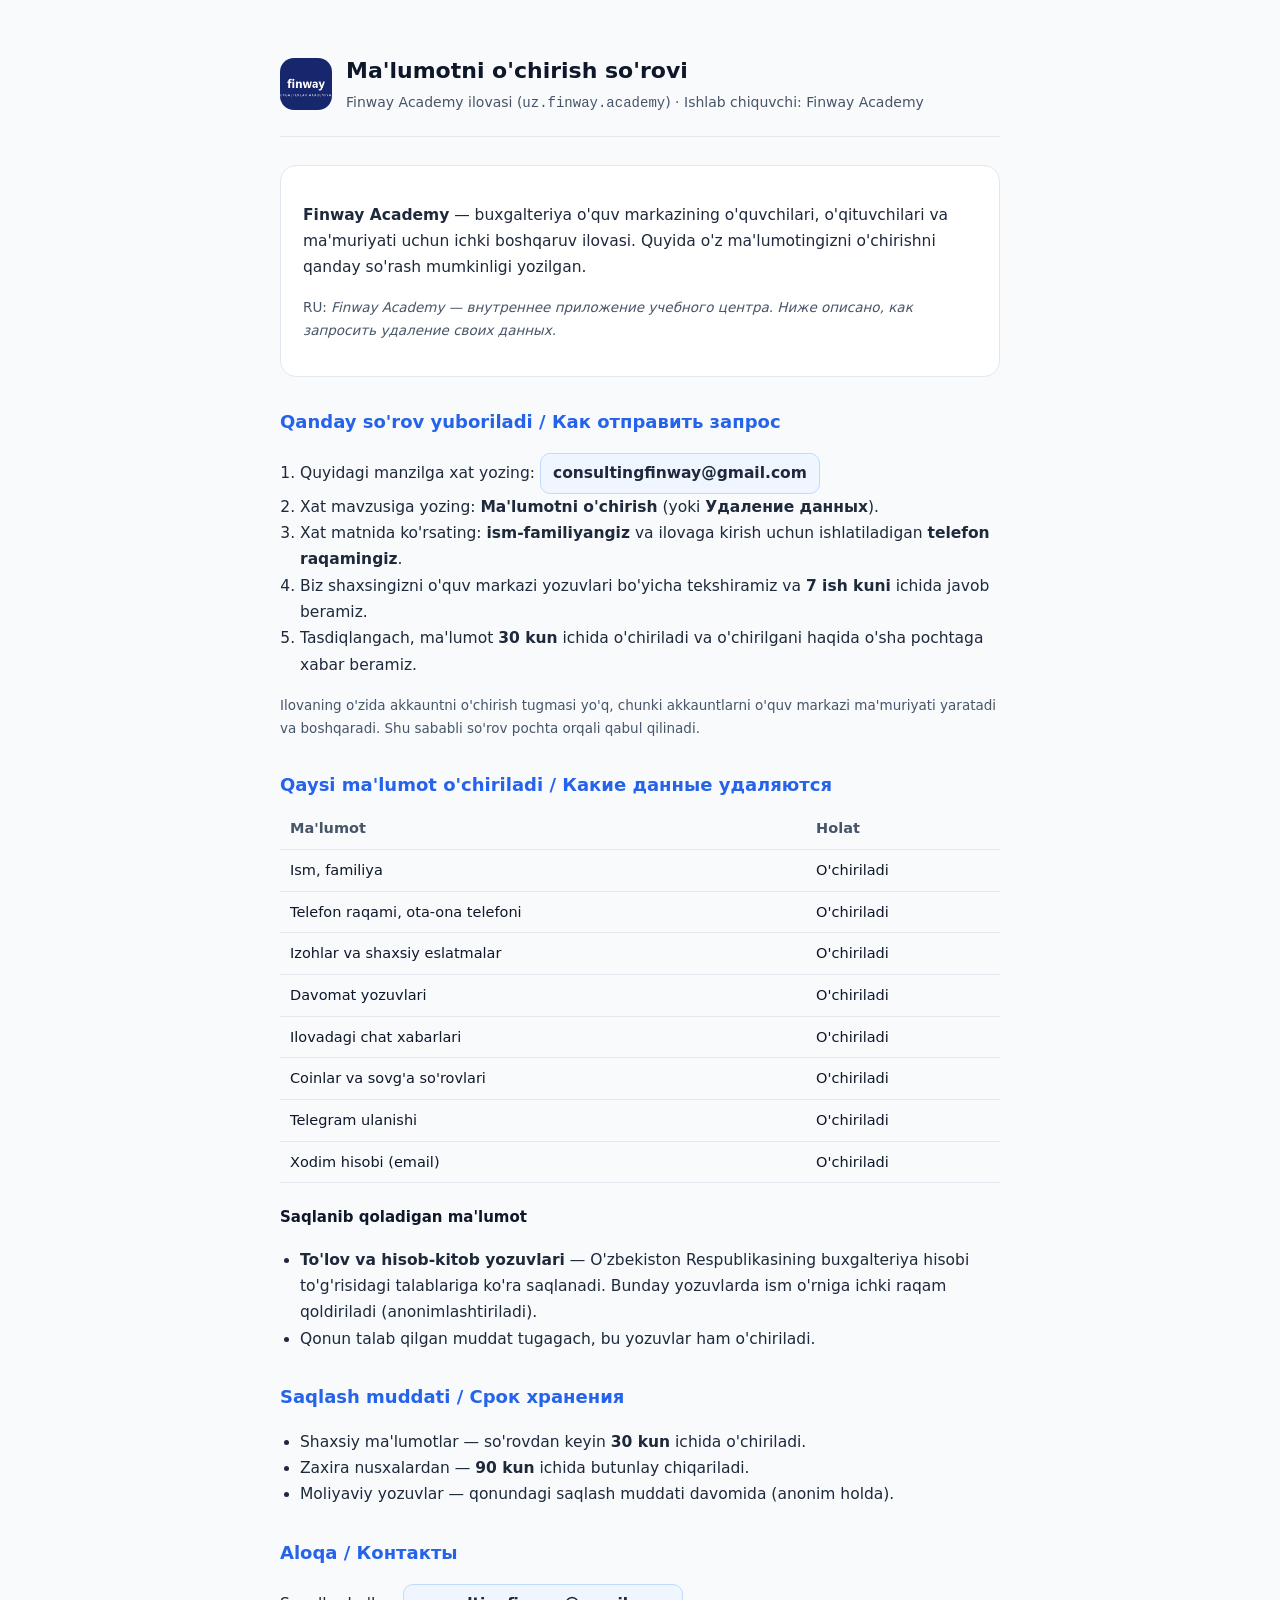
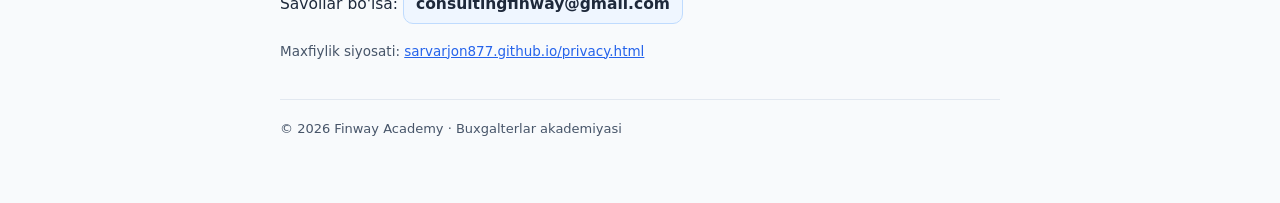
<file: delete-data.html>
<!DOCTYPE html>
<html lang="uz">
<head>
  <meta charset="UTF-8">
  <meta name="viewport" content="width=device-width, initial-scale=1.0">
  <title>Ma'lumotni o'chirish so'rovi — Finway Academy</title>
  <link rel="icon" type="image/png" href="/icons/icon-192.png">
  <style>
    :root { --blue:#2563eb; --ink:#0f172a; --muted:#475569; --line:#e2e8f0; --bg:#f8fafc; }
    * { box-sizing: border-box; }
    body { margin:0; background:var(--bg); color:var(--ink); font-family: system-ui, -apple-system, 'Segoe UI', Roboto, sans-serif; line-height:1.7; }
    .wrap { max-width: 760px; margin:0 auto; padding: 24px 20px 64px; }
    header { display:flex; align-items:center; gap:14px; padding: 28px 0 20px; border-bottom:1px solid var(--line); margin-bottom: 28px; }
    header img { width:52px; height:52px; border-radius:14px; }
    header h1 { font-size: 22px; margin:0; }
    header p { margin:2px 0 0; color:var(--muted); font-size:14px; }
    h2 { font-size: 18px; margin: 30px 0 8px; color: var(--blue); }
    h3 { font-size: 15px; margin: 22px 0 6px; }
    p, li { color:#1e293b; font-size: 15.5px; }
    ul, ol { padding-left: 20px; }
    .muted { color:var(--muted); font-size: 13.5px; }
    .card { background:#fff; border:1px solid var(--line); border-radius:16px; padding: 20px 22px; }
    .mail { display:inline-block; background:#eff6ff; border:1px solid #bfdbfe; border-radius:10px; padding:6px 12px; font-weight:600; }
    table { width:100%; border-collapse:collapse; margin-top:8px; }
    th, td { text-align:left; padding:8px 10px; border-bottom:1px solid var(--line); font-size:14.5px; vertical-align:top; }
    th { color:var(--muted); font-weight:600; }
    a { color: var(--blue); }
    footer { margin-top: 36px; padding-top: 18px; border-top:1px solid var(--line); color:var(--muted); font-size: 13px; }
  </style>
</head>
<body>
  <div class="wrap">
    <header>
      <img src="/icons/icon-192.png" alt="Finway">
      <div>
        <h1>Ma'lumotni o'chirish so'rovi</h1>
        <p>Finway Academy ilovasi (<code>uz.finway.academy</code>) · Ishlab chiquvchi: Finway Academy</p>
      </div>
    </header>

    <div class="card">
      <p><b>Finway Academy</b> — buxgalteriya o'quv markazining o'quvchilari, o'qituvchilari va ma'muriyati uchun ichki boshqaruv ilovasi. Quyida o'z ma'lumotingizni o'chirishni qanday so'rash mumkinligi yozilgan.</p>
      <p class="muted">RU: <i>Finway Academy — внутреннее приложение учебного центра. Ниже описано, как запросить удаление своих данных.</i></p>
    </div>

    <h2>Qanday so'rov yuboriladi / Как отправить запрос</h2>
    <ol>
      <li>Quyidagi manzilga xat yozing: <span class="mail">consultingfinway@gmail.com</span></li>
      <li>Xat mavzusiga yozing: <b>Ma'lumotni o'chirish</b> (yoki <b>Удаление данных</b>).</li>
      <li>Xat matnida ko'rsating: <b>ism-familiyangiz</b> va ilovaga kirish uchun ishlatiladigan <b>telefon raqamingiz</b>.</li>
      <li>Biz shaxsingizni o'quv markazi yozuvlari bo'yicha tekshiramiz va <b>7 ish kuni</b> ichida javob beramiz.</li>
      <li>Tasdiqlangach, ma'lumot <b>30 kun</b> ichida o'chiriladi va o'chirilgani haqida o'sha pochtaga xabar beramiz.</li>
    </ol>
    <p class="muted">Ilovaning o'zida akkauntni o'chirish tugmasi yo'q, chunki akkauntlarni o'quv markazi ma'muriyati yaratadi va boshqaradi. Shu sababli so'rov pochta orqali qabul qilinadi.</p>

    <h2>Qaysi ma'lumot o'chiriladi / Какие данные удаляются</h2>
    <table>
      <tr><th>Ma'lumot</th><th>Holat</th></tr>
      <tr><td>Ism, familiya</td><td>O'chiriladi</td></tr>
      <tr><td>Telefon raqami, ota-ona telefoni</td><td>O'chiriladi</td></tr>
      <tr><td>Izohlar va shaxsiy eslatmalar</td><td>O'chiriladi</td></tr>
      <tr><td>Davomat yozuvlari</td><td>O'chiriladi</td></tr>
      <tr><td>Ilovadagi chat xabarlari</td><td>O'chiriladi</td></tr>
      <tr><td>Coinlar va sovg'a so'rovlari</td><td>O'chiriladi</td></tr>
      <tr><td>Telegram ulanishi</td><td>O'chiriladi</td></tr>
      <tr><td>Xodim hisobi (email)</td><td>O'chiriladi</td></tr>
    </table>

    <h3>Saqlanib qoladigan ma'lumot</h3>
    <ul>
      <li><b>To'lov va hisob-kitob yozuvlari</b> — O'zbekiston Respublikasining buxgalteriya hisobi to'g'risidagi talablariga ko'ra saqlanadi. Bunday yozuvlarda ism o'rniga ichki raqam qoldiriladi (anonimlashtiriladi).</li>
      <li>Qonun talab qilgan muddat tugagach, bu yozuvlar ham o'chiriladi.</li>
    </ul>

    <h2>Saqlash muddati / Срок хранения</h2>
    <ul>
      <li>Shaxsiy ma'lumotlar — so'rovdan keyin <b>30 kun</b> ichida o'chiriladi.</li>
      <li>Zaxira nusxalardan — <b>90 kun</b> ichida butunlay chiqariladi.</li>
      <li>Moliyaviy yozuvlar — qonundagi saqlash muddati davomida (anonim holda).</li>
    </ul>

    <h2>Aloqa / Контакты</h2>
    <p>Savollar bo'lsa: <span class="mail">consultingfinway@gmail.com</span></p>
    <p class="muted">Maxfiylik siyosati: <a href="/privacy.html">sarvarjon877.github.io/privacy.html</a></p>

    <footer>© 2026 Finway Academy · Buxgalterlar akademiyasi</footer>
  </div>
</body>
</html>
</file>
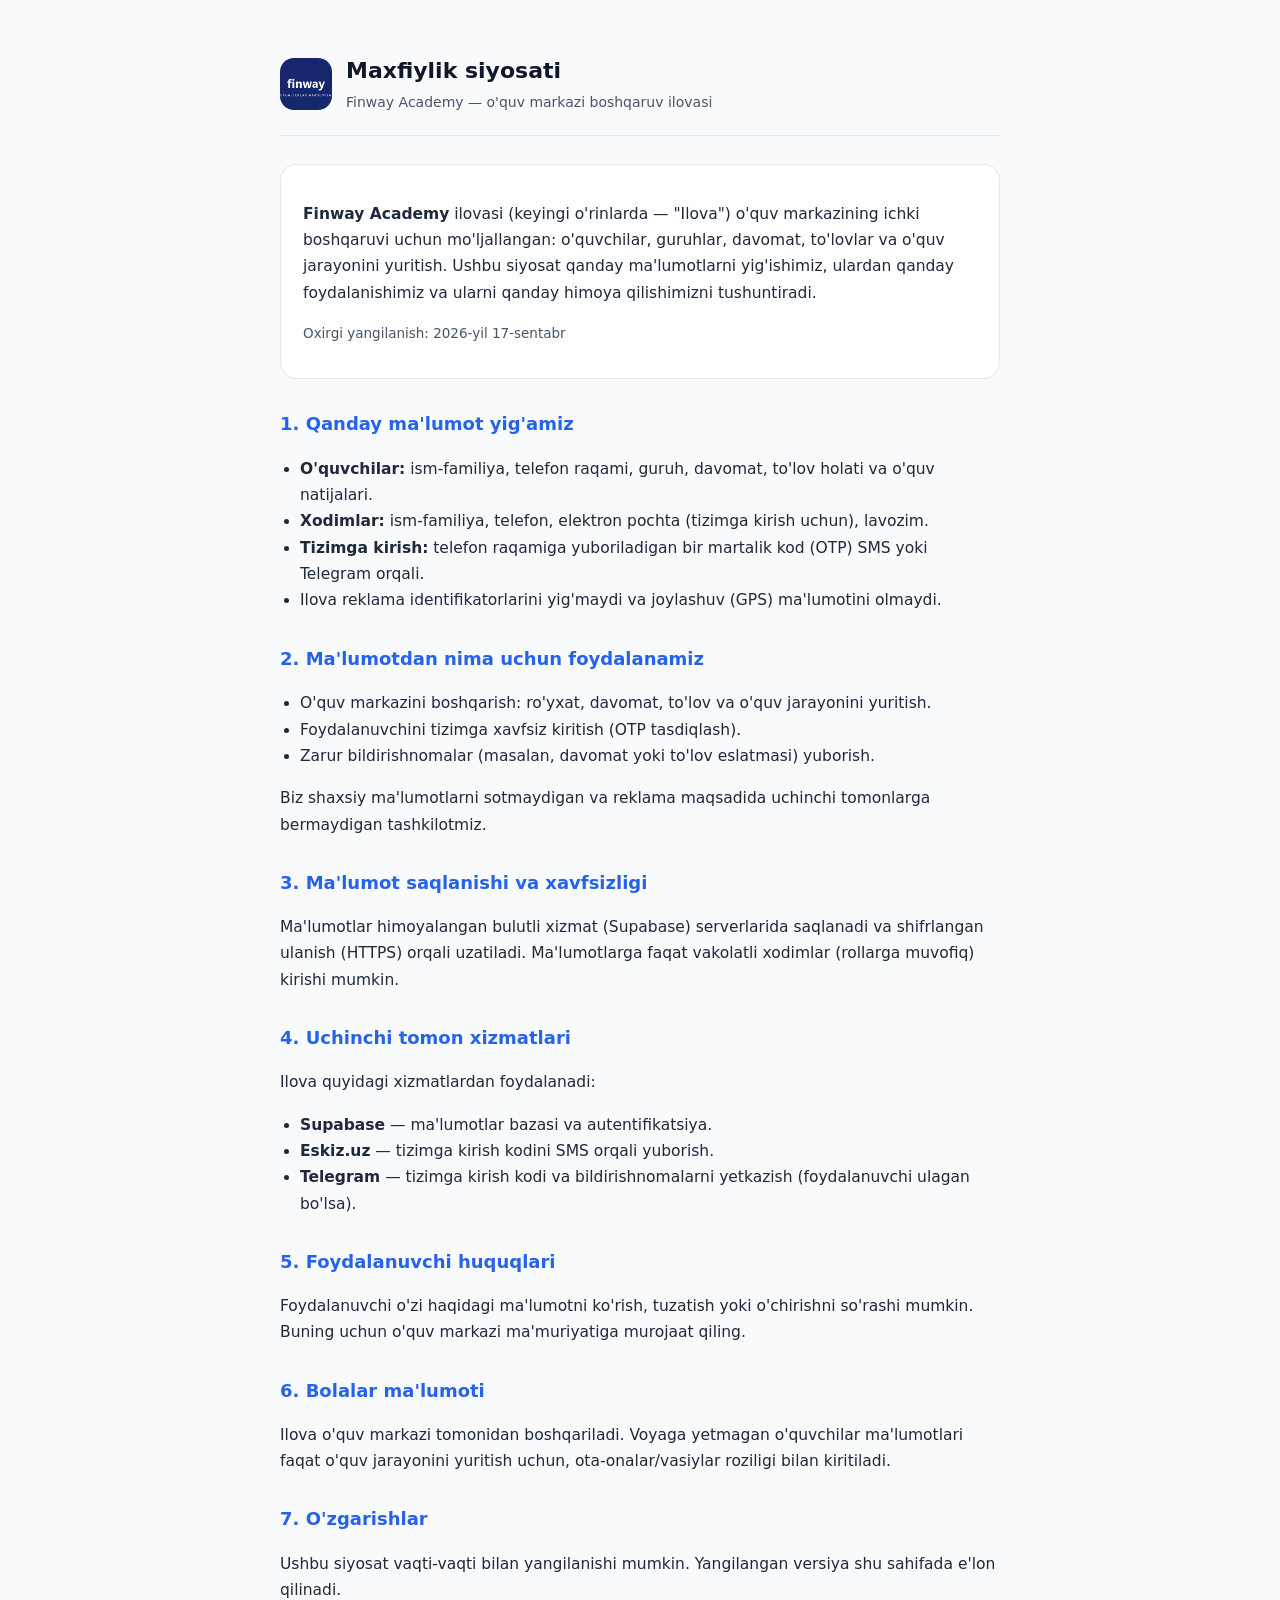
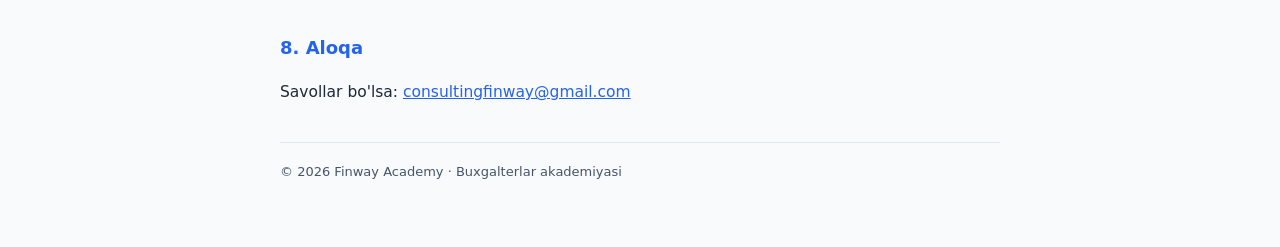
<file: privacy.html>
<!DOCTYPE html>
<html lang="uz">
<head>
  <meta charset="UTF-8">
  <meta name="viewport" content="width=device-width, initial-scale=1.0">
  <title>Maxfiylik siyosati — Finway Academy</title>
  <link rel="icon" type="image/png" href="/icons/icon-192.png">
  <style>
    :root { --blue:#2563eb; --ink:#0f172a; --muted:#475569; --line:#e2e8f0; --bg:#f8fafc; }
    * { box-sizing: border-box; }
    body { margin:0; background:var(--bg); color:var(--ink); font-family: system-ui, -apple-system, 'Segoe UI', Roboto, sans-serif; line-height:1.7; }
    .wrap { max-width: 760px; margin:0 auto; padding: 24px 20px 64px; }
    header { display:flex; align-items:center; gap:14px; padding: 28px 0 20px; border-bottom:1px solid var(--line); margin-bottom: 28px; }
    header img { width:52px; height:52px; border-radius:14px; }
    header h1 { font-size: 22px; margin:0; }
    header p { margin:2px 0 0; color:var(--muted); font-size:14px; }
    h2 { font-size: 18px; margin: 30px 0 8px; color: var(--blue); }
    p, li { color:#1e293b; font-size: 15.5px; }
    ul { padding-left: 20px; }
    .muted { color:var(--muted); font-size: 13.5px; }
    .card { background:#fff; border:1px solid var(--line); border-radius:16px; padding: 20px 22px; }
    a { color: var(--blue); }
    footer { margin-top: 36px; padding-top: 18px; border-top:1px solid var(--line); color:var(--muted); font-size: 13px; }
  </style>
</head>
<body>
  <div class="wrap">
    <header>
      <img src="/icons/icon-192.png" alt="Finway">
      <div>
        <h1>Maxfiylik siyosati</h1>
        <p>Finway Academy — o'quv markazi boshqaruv ilovasi</p>
      </div>
    </header>

    <div class="card">
      <p><b>Finway Academy</b> ilovasi (keyingi o'rinlarda — "Ilova") o'quv markazining ichki boshqaruvi uchun mo'ljallangan: o'quvchilar, guruhlar, davomat, to'lovlar va o'quv jarayonini yuritish. Ushbu siyosat qanday ma'lumotlarni yig'ishimiz, ulardan qanday foydalanishimiz va ularni qanday himoya qilishimizni tushuntiradi.</p>
      <p class="muted">Oxirgi yangilanish: 2026-yil 17-sentabr</p>
    </div>

    <h2>1. Qanday ma'lumot yig'amiz</h2>
    <ul>
      <li><b>O'quvchilar:</b> ism-familiya, telefon raqami, guruh, davomat, to'lov holati va o'quv natijalari.</li>
      <li><b>Xodimlar:</b> ism-familiya, telefon, elektron pochta (tizimga kirish uchun), lavozim.</li>
      <li><b>Tizimga kirish:</b> telefon raqamiga yuboriladigan bir martalik kod (OTP) SMS yoki Telegram orqali.</li>
      <li>Ilova reklama identifikatorlarini yig'maydi va joylashuv (GPS) ma'lumotini olmaydi.</li>
    </ul>

    <h2>2. Ma'lumotdan nima uchun foydalanamiz</h2>
    <ul>
      <li>O'quv markazini boshqarish: ro'yxat, davomat, to'lov va o'quv jarayonini yuritish.</li>
      <li>Foydalanuvchini tizimga xavfsiz kiritish (OTP tasdiqlash).</li>
      <li>Zarur bildirishnomalar (masalan, davomat yoki to'lov eslatmasi) yuborish.</li>
    </ul>
    <p>Biz shaxsiy ma'lumotlarni sotmaydigan va reklama maqsadida uchinchi tomonlarga bermaydigan tashkilotmiz.</p>

    <h2>3. Ma'lumot saqlanishi va xavfsizligi</h2>
    <p>Ma'lumotlar himoyalangan bulutli xizmat (Supabase) serverlarida saqlanadi va shifrlangan ulanish (HTTPS) orqali uzatiladi. Ma'lumotlarga faqat vakolatli xodimlar (rollarga muvofiq) kirishi mumkin.</p>

    <h2>4. Uchinchi tomon xizmatlari</h2>
    <p>Ilova quyidagi xizmatlardan foydalanadi:</p>
    <ul>
      <li><b>Supabase</b> — ma'lumotlar bazasi va autentifikatsiya.</li>
      <li><b>Eskiz.uz</b> — tizimga kirish kodini SMS orqali yuborish.</li>
      <li><b>Telegram</b> — tizimga kirish kodi va bildirishnomalarni yetkazish (foydalanuvchi ulagan bo'lsa).</li>
    </ul>

    <h2>5. Foydalanuvchi huquqlari</h2>
    <p>Foydalanuvchi o'zi haqidagi ma'lumotni ko'rish, tuzatish yoki o'chirishni so'rashi mumkin. Buning uchun o'quv markazi ma'muriyatiga murojaat qiling.</p>

    <h2>6. Bolalar ma'lumoti</h2>
    <p>Ilova o'quv markazi tomonidan boshqariladi. Voyaga yetmagan o'quvchilar ma'lumotlari faqat o'quv jarayonini yuritish uchun, ota-onalar/vasiylar roziligi bilan kiritiladi.</p>

    <h2>7. O'zgarishlar</h2>
    <p>Ushbu siyosat vaqti-vaqti bilan yangilanishi mumkin. Yangilangan versiya shu sahifada e'lon qilinadi.</p>

    <h2>8. Aloqa</h2>
    <p>Savollar bo'lsa: <a href="mailto:consultingfinway@gmail.com">consultingfinway@gmail.com</a></p>

    <footer>
      © 2026 Finway Academy · Buxgalterlar akademiyasi
    </footer>
  </div>
</body>
</html>
</file>
